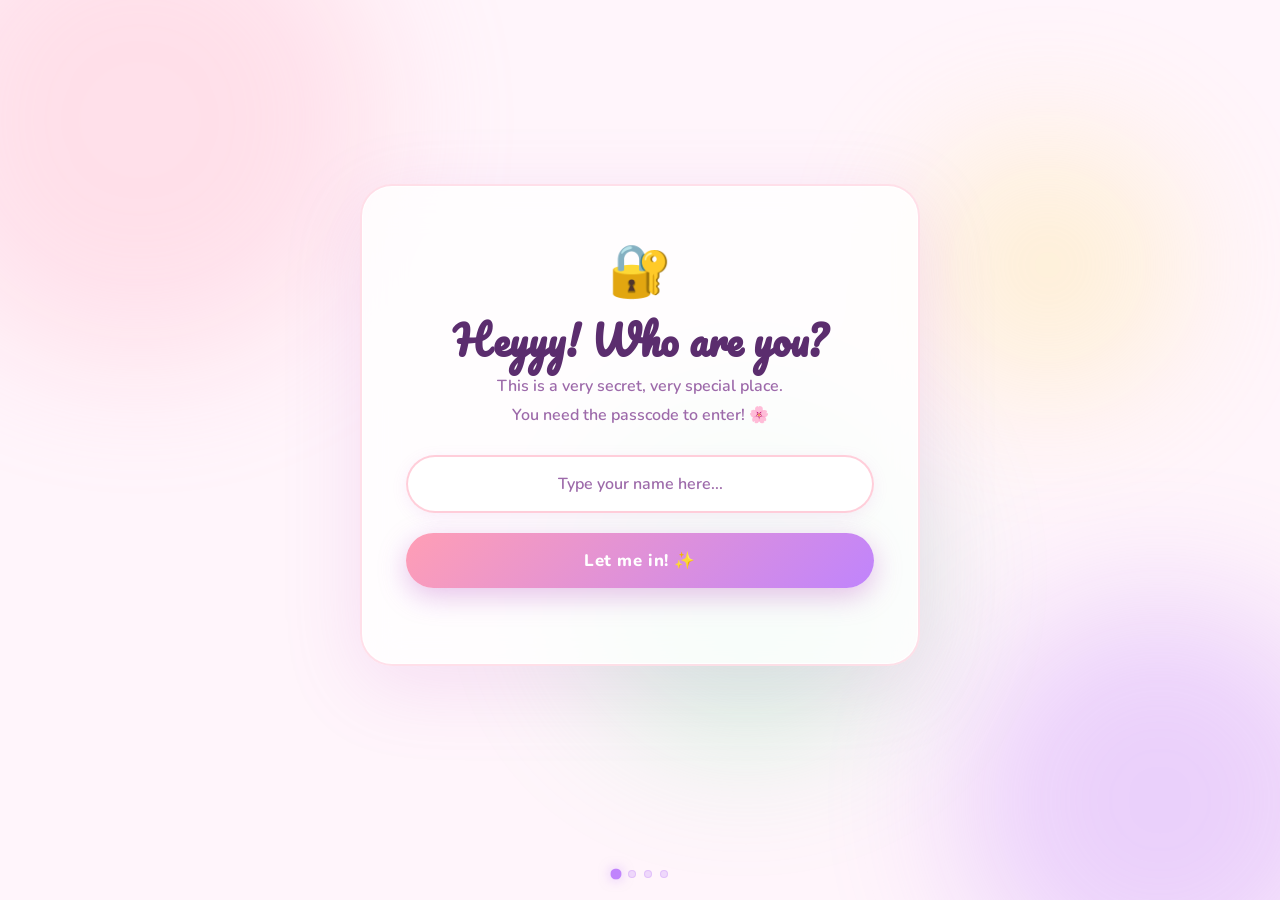
<file: index.html>
<!DOCTYPE html>
<html lang="en">
<head>
<meta charset="UTF-8">
<meta name="viewport" content="width=device-width, initial-scale=1.0">
<title>Who are you? 🌸</title>
<link href="https://fonts.googleapis.com/css2?family=Nunito:wght@400;600;700;800;900&family=Pacifico&display=swap" rel="stylesheet">
<link rel="stylesheet" href="css/style.css">
</head>
<body>

<div class="blob-bg">
  <div class="blob b1"></div><div class="blob b2"></div>
  <div class="blob b3"></div><div class="blob b4"></div>
</div>
<div class="floaties" id="floaties"></div>

<div id="progressDots" class="progress-dots"></div>

<div class="page-wrap">
  <div class="card" id="card">
    <span class="icon-big">🔐</span>
    <h1 class="page-title">Heyyy! Who are you?</h1>
    <p class="sub-text">This is a very secret, very special place.<br>You need the passcode to enter! 🌸</p>
    <div class="rxn" id="rxn"></div>
    <input type="text" id="passInput" class="text-input" placeholder="Type your name here..." autocomplete="off" />
    <button class="btn-primary" onclick="checkPass()">Let me in! ✨</button>
    <p class="hint" id="hint">Hint: Think about who you are to someone called Bobby... 💍</p>
  </div>
</div>

<script src="js/main.js"></script>
<script>
document.addEventListener("DOMContentLoaded", function() {
  initFloaties(["🌸","💕","✨","🌷","💖","⭐","🦋","🌈","💫","🎀","🐣","🍬"]);
  initDots(4, 0);
});

var attempts = 0;
var emptyAttempts = 0;

var emptyReplies = [
  ["Hey!! 🚫", "You cannot sneak in with nothing! No cheating allowed here, type something! 😤"],
  ["Empty box, empty entry! 🙅", "The door does not open itself! Who ARE you? Type it! 😂"],
  ["Nice try!! 🫠", "Blank is not a password babe. Put SOMETHING in that box! 🌸"],
  ["STILL empty?? 😭", "I am begging you. Just type. Anything. Well not anything. Type your NAME! 💕"]
];

function getWrongReply(name) {
  var n = name.charAt(0).toUpperCase() + name.slice(1);
  var low = name.toLowerCase().trim();

  if (low === "devika" || low === "devi") {
    var devReplies = [
      ["Devika? Devika who? 🤔", "I know a Devika... but she goes by a much more official title around here. Think harder! 👀"],
      ["Hmm " + n + "... 🙈", "That name rings a bell but that is NOT the password! Who are you to Bobby? 💍"],
      ["Okay " + n + " listen 😂", "You ARE the right person but wrong name! You are not just Devika anymore, are you? 😏"],
      ["DEVIKA. 😭", "You are so close and so far at the same time!! You have a title now! Use it!! 🌸"]
    ];
    return devReplies[Math.min(attempts, devReplies.length - 1)];
  }
  if (low === "bujjamma" || low === "bujji") {
    return ["Bujjamma!! 🥺😂", "Aww that is the cutest name ever but still NOT the password! Bobby needs your official title here! 👑💍"];
  }
  if (low === "pondati" || low === "pondatti") {
    return ["Pondati!! 😂💕", "Okay that is technically correct but Bobby wants the English version! Think Mrs. something... 😏"];
  }
  if (low === "wife" || low === "your wife" || low === "his wife") {
    return ["Whose wife though?? 👀", "You are on the right track!! Now put a NAME with that! Whose wife are you exactly? 😏💍"];
  }
  if (low === "mrs" || low === "mrs.") {
    return ["Mrs... Mrs WHO?? 🤭", "You are SO close!! Mrs. + ??? Fill in the blank! It is a nickname. A very cute one. 😄💕"];
  }
  if (low === "pavan" || low === "pavan kalyan") {
    return ["That is Bobby real name! 😂", "But this page wants to know who YOU are, not who he is! Try again! 🌸"];
  }
  if (low === "bobby") {
    return ["Bobby is the one WHO MADE THIS PAGE! 😤😂", "I need to know who YOU are! Are you Bobby wife? 💍"];
  }
  if (low.length <= 2) {
    return ["That is barely a word!! 😭", "I need more than just " + n + " to let you in! Who are you really? 🌸"];
  }
  var fallbacks = [
    [n + "? Never heard of them! 🤷", "Only one person is allowed in here and " + n + " is not on the list! Who are you to Bobby? 💍"],
    ["Hmm " + n + "... 🧐", "Nope! That name is not in my system. Think about your relationship with Bobby! 💕"],
    [n + " who?? 😂", "I checked the guest list three times. No " + n + " here! Try your official Bobby title! 👑"],
    ["Still " + n + "?? 😤", "Babe. Bobby. Wife. Put it together!! 🌸💍"]
  ];
  return fallbacks[Math.min(attempts, fallbacks.length - 1)];
}

function checkPass() {
  var raw = document.getElementById("passInput").value.trim();
  var rxn = document.getElementById("rxn");
  var card = document.getElementById("card");

  if (raw === "") {
    card.classList.remove("wiggle"); void card.offsetWidth; card.classList.add("wiggle");
    var er = emptyReplies[Math.min(emptyAttempts, emptyReplies.length - 1)];
    rxn.innerHTML = "<strong>" + er[0] + "</strong><br>" + er[1];
    rxn.classList.add("show");
    emptyAttempts++;
    spawnStars("card");
    return;
  }

  var input = raw.toLowerCase().replace(/[^a-z\s]/g, "").trim();
  var ok = (input.indexOf("bobby") !== -1 && (input.indexOf("mrs") !== -1 || input.indexOf("wife") !== -1))
         || (input.indexOf("pavan") !== -1 && input.indexOf("wife") !== -1)
         || input === "mrsbobby" || input === "mrs bobby";

  if (ok) {
    card.innerHTML = "<span class='icon-big'>🥳</span><h1 class='page-title'>MRS. BOBBY!!</h1><p class='sub-text' style='color:#c084fc;font-size:1.1rem;margin-bottom:0'>YESSS!! I knew it was you!!<br>Welcome, welcome, WELCOME!! 🎉💕<br><br>Taking you somewhere very special...</p>";
    setTimeout(function() { window.location.href = "welcome.html"; }, 2800);
    return;
  }

  card.classList.remove("wiggle"); void card.offsetWidth; card.classList.add("wiggle");
  var r = getWrongReply(raw);
  rxn.innerHTML = "<strong>" + r[0] + "</strong><br>" + r[1];
  rxn.classList.add("show");
  attempts++;
  if (attempts >= 2) document.getElementById("hint").classList.add("show");
  spawnStars("card");
}

document.getElementById("passInput").addEventListener("keydown", function(e) {
  if (e.key === "Enter") checkPass();
});
</script>
</body>
</html>
</file>
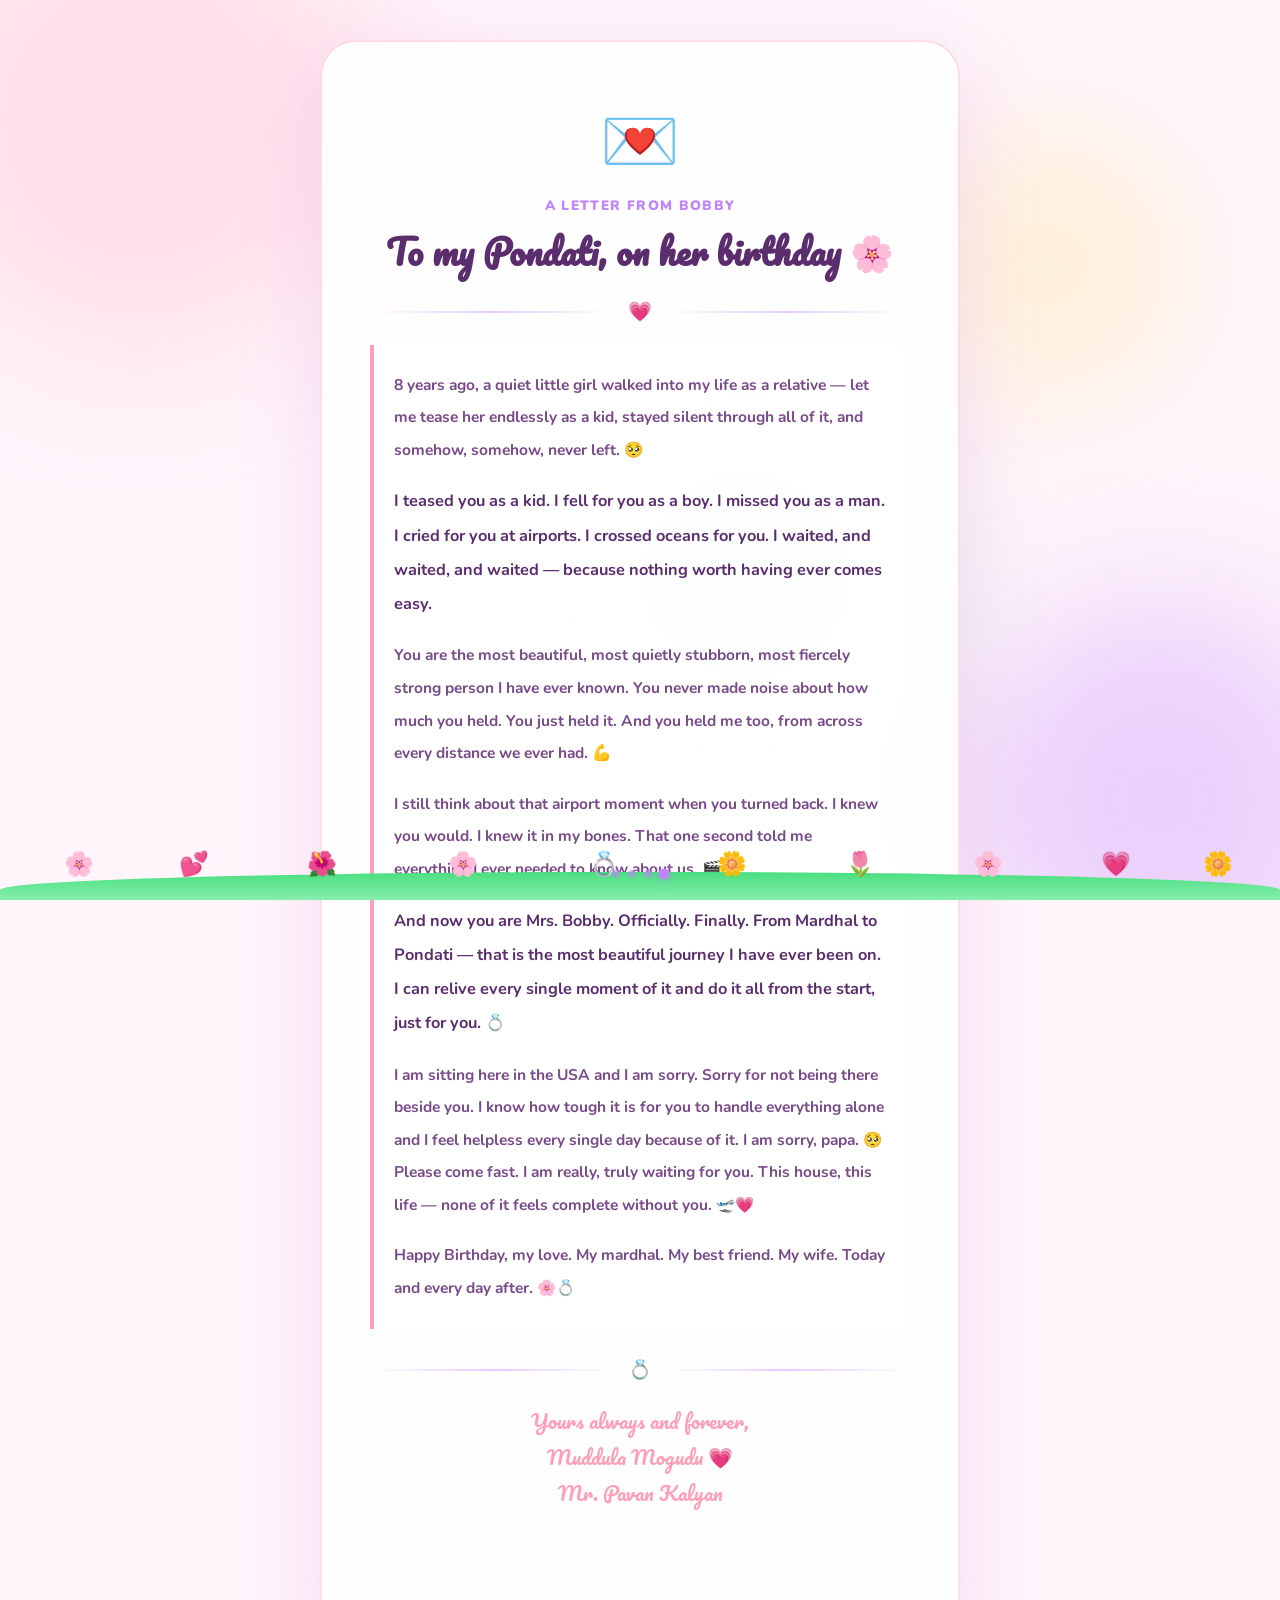
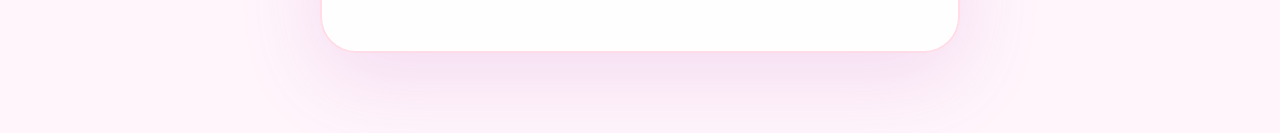
<file: finale.html>
<!DOCTYPE html>
<html lang="en">
<head>
<meta charset="UTF-8">
<meta name="viewport" content="width=device-width, initial-scale=1.0">
<title>A Letter From Bobby 💌</title>
<link href="https://fonts.googleapis.com/css2?family=Nunito:wght@400;600;700;800;900&family=Pacifico&display=swap" rel="stylesheet">
<link rel="stylesheet" href="css/style.css">
<style>
.envelope-icon { font-size: 4rem; display: block; margin-bottom: 10px; animation: envelopePop 1s cubic-bezier(0.34,1.56,0.64,1) both; }
@keyframes envelopePop { from{opacity:0;transform:scale(0.5) rotate(-10deg)} to{opacity:1;transform:scale(1) rotate(0)} }
.letter-from { font-size: 0.85rem; font-weight: 900; color: var(--purple); letter-spacing: 0.1em; text-transform: uppercase; margin-bottom: 14px; }
.letter-title { font-family: 'Pacifico', cursive; font-size: clamp(1.6rem,5vw,2.2rem); color: var(--text); margin-bottom: 24px; line-height: 1.3; }
.letter-body {
  background: rgba(255,255,255,0.6);
  border-left: 4px solid var(--pink);
  border-radius: 0 16px 16px 0;
  padding: 24px 24px 24px 20px;
  text-align: left;
  margin-bottom: 28px;
}
.letter-body p { font-size: 0.97rem; color: var(--text-mid); line-height: 2.1; font-weight: 700; margin-bottom: 18px; }
.letter-body p:last-child { margin-bottom: 0; }
.letter-body p.highlight { color: var(--text); font-size: 1.02rem; }
</style>
</head>
<body>

<div class="blob-bg">
  <div class="blob b1"></div><div class="blob b2"></div>
  <div class="blob b3"></div><div class="blob b4"></div>
</div>
<div class="floaties" id="floaties"></div>
<div id="progressDots" class="progress-dots"></div>

<div class="page-wrap" style="padding-top:40px">
  <div class="finale-card" id="finaleCard">

    <span class="envelope-icon">💌</span>
    <p class="letter-from">A letter from Bobby</p>
    <h2 class="letter-title">To my Pondati, on her birthday 🌸</h2>

    <div class="divider">
      <div class="divider-line"></div>
      <span class="divider-heart">💗</span>
      <div class="divider-line"></div>
    </div>

    <div class="letter-body">
      <p>8 years ago, a quiet little girl walked into my life as a relative — let me tease her endlessly as a kid, stayed silent through all of it, and somehow, somehow, never left. 🥺</p>

      <p class="highlight">I teased you as a kid. I fell for you as a boy. I missed you as a man. I cried for you at airports. I crossed oceans for you. I waited, and waited, and waited — because nothing worth having ever comes easy.</p>

      <p>You are the most beautiful, most quietly stubborn, most fiercely strong person I have ever known. You never made noise about how much you held. You just held it. And you held me too, from across every distance we ever had. 💪</p>

      <p>I still think about that airport moment when you turned back. I knew you would. I knew it in my bones. That one second told me everything I ever needed to know about us. 🎬</p>

      <p class="highlight">And now you are Mrs. Bobby. Officially. Finally. From Mardhal to Pondati — that is the most beautiful journey I have ever been on. I can relive every single moment of it and do it all from the start, just for you. 💍</p>

      <p>I am sitting here in the USA and I am sorry. Sorry for not being there beside you. I know how tough it is for you to handle everything alone and I feel helpless every single day because of it. I am sorry, papa. 🥺 Please come fast. I am really, truly waiting for you. This house, this life — none of it feels complete without you. 🛫💗</p>

      <p>Happy Birthday, my love. My mardhal. My best friend. My wife. Today and every day after. 🌸💍</p>
    </div>

    <div class="divider">
      <div class="divider-line"></div>
      <span class="divider-heart">💍</span>
      <div class="divider-line"></div>
    </div>

    <p class="signature">
      Yours always and forever,<br>
      Muddula Mogudu 💗<br>
      Mr. Pavan Kalyan
    </p>

    <div class="heart-burst" id="hb"></div>

  </div>
</div>

<div class="flower-strip">
  <div class="grass"></div>
  <div class="flower" style="left:5%;animation-delay:0s">🌸</div>
  <div class="flower" style="left:14%;animation-delay:0.4s">💕</div>
  <div class="flower" style="left:24%;animation-delay:0.7s">🌺</div>
  <div class="flower" style="left:35%;animation-delay:0.2s">🌸</div>
  <div class="flower" style="left:46%;animation-delay:0.9s">💍</div>
  <div class="flower" style="left:56%;animation-delay:0.5s">🌼</div>
  <div class="flower" style="left:66%;animation-delay:1.1s">🌷</div>
  <div class="flower" style="left:76%;animation-delay:0.1s">🌸</div>
  <div class="flower" style="left:86%;animation-delay:0.6s">💗</div>
  <div class="flower" style="left:94%;animation-delay:0.3s">🌼</div>
</div>

<script src="js/main.js"></script>
<script>
document.addEventListener("DOMContentLoaded", function() {
  initFloaties(["🌸","💕","✨","🌷","💖","💍","🦋","💌","💫","🎀","💗","👑"]);
  initDots(4, 3);
  initFinaleHearts("finaleCard");
});
</script>
</body>
</html>
</file>
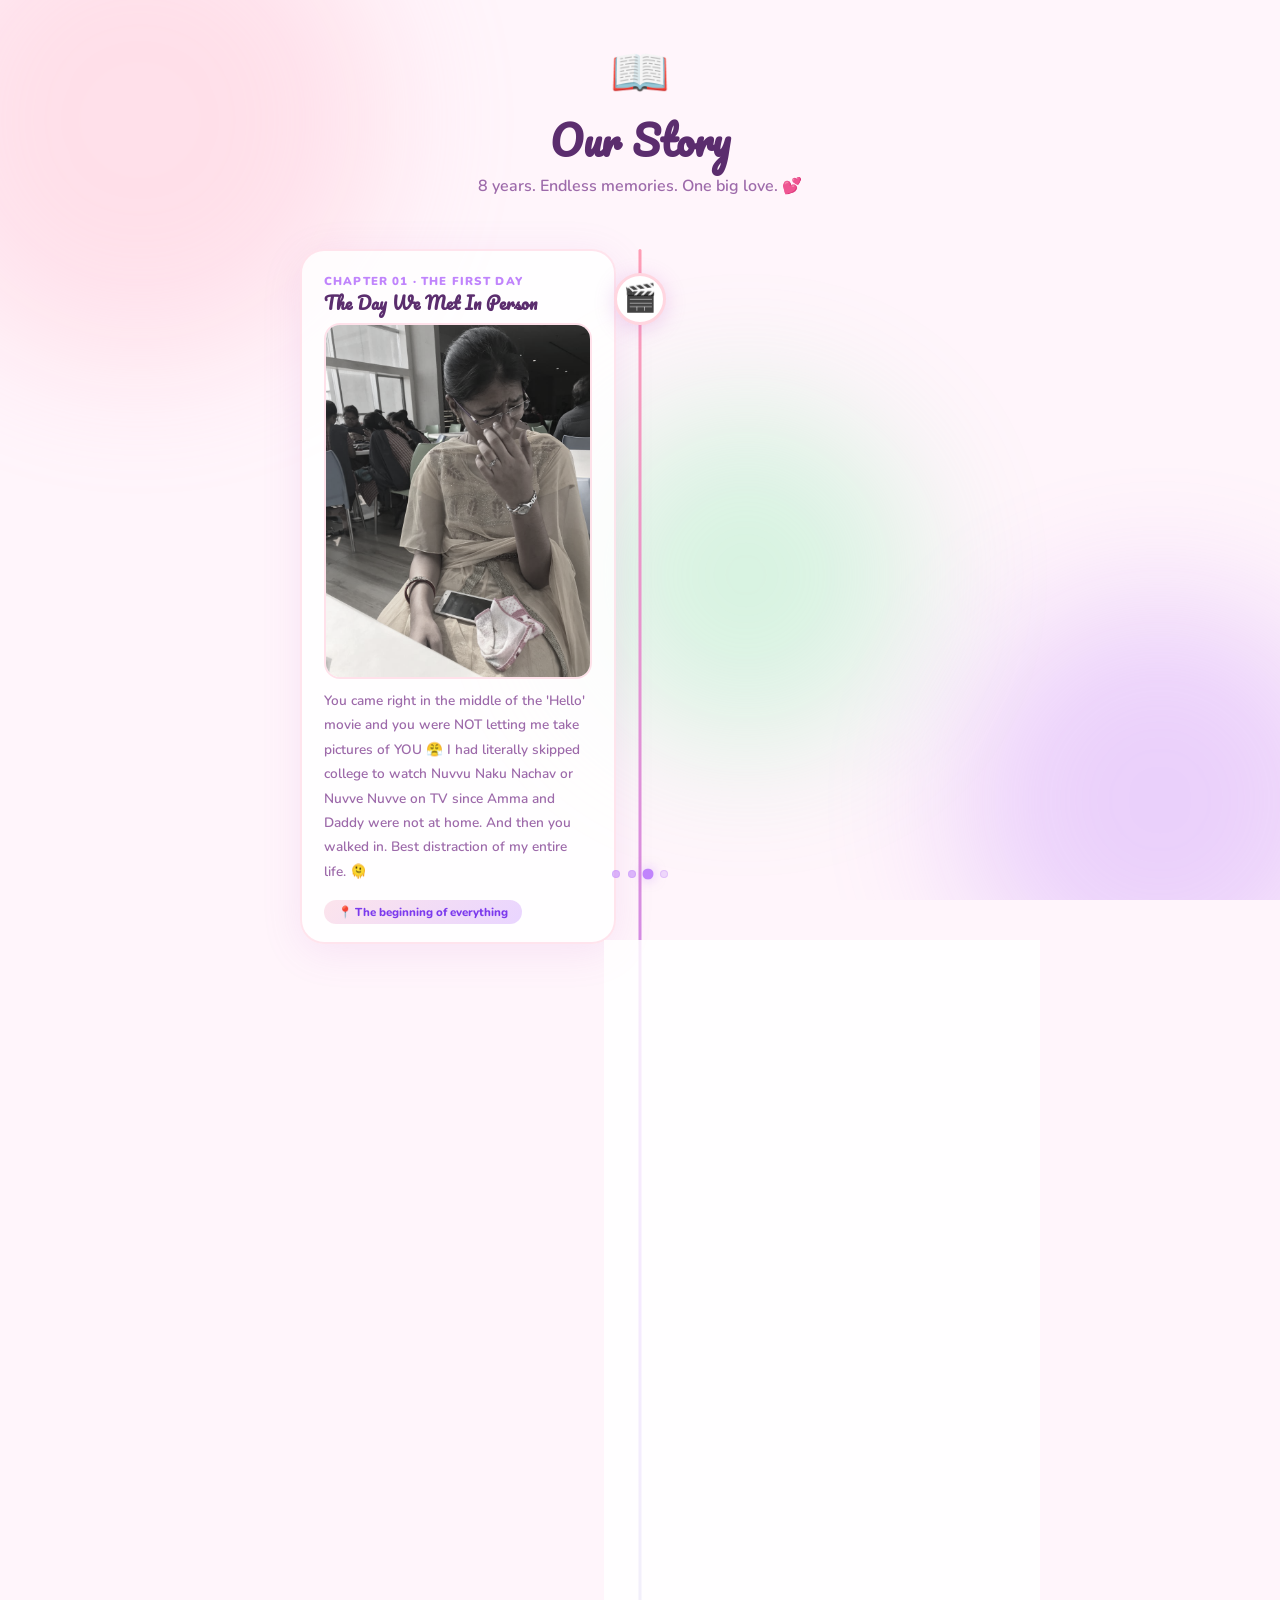
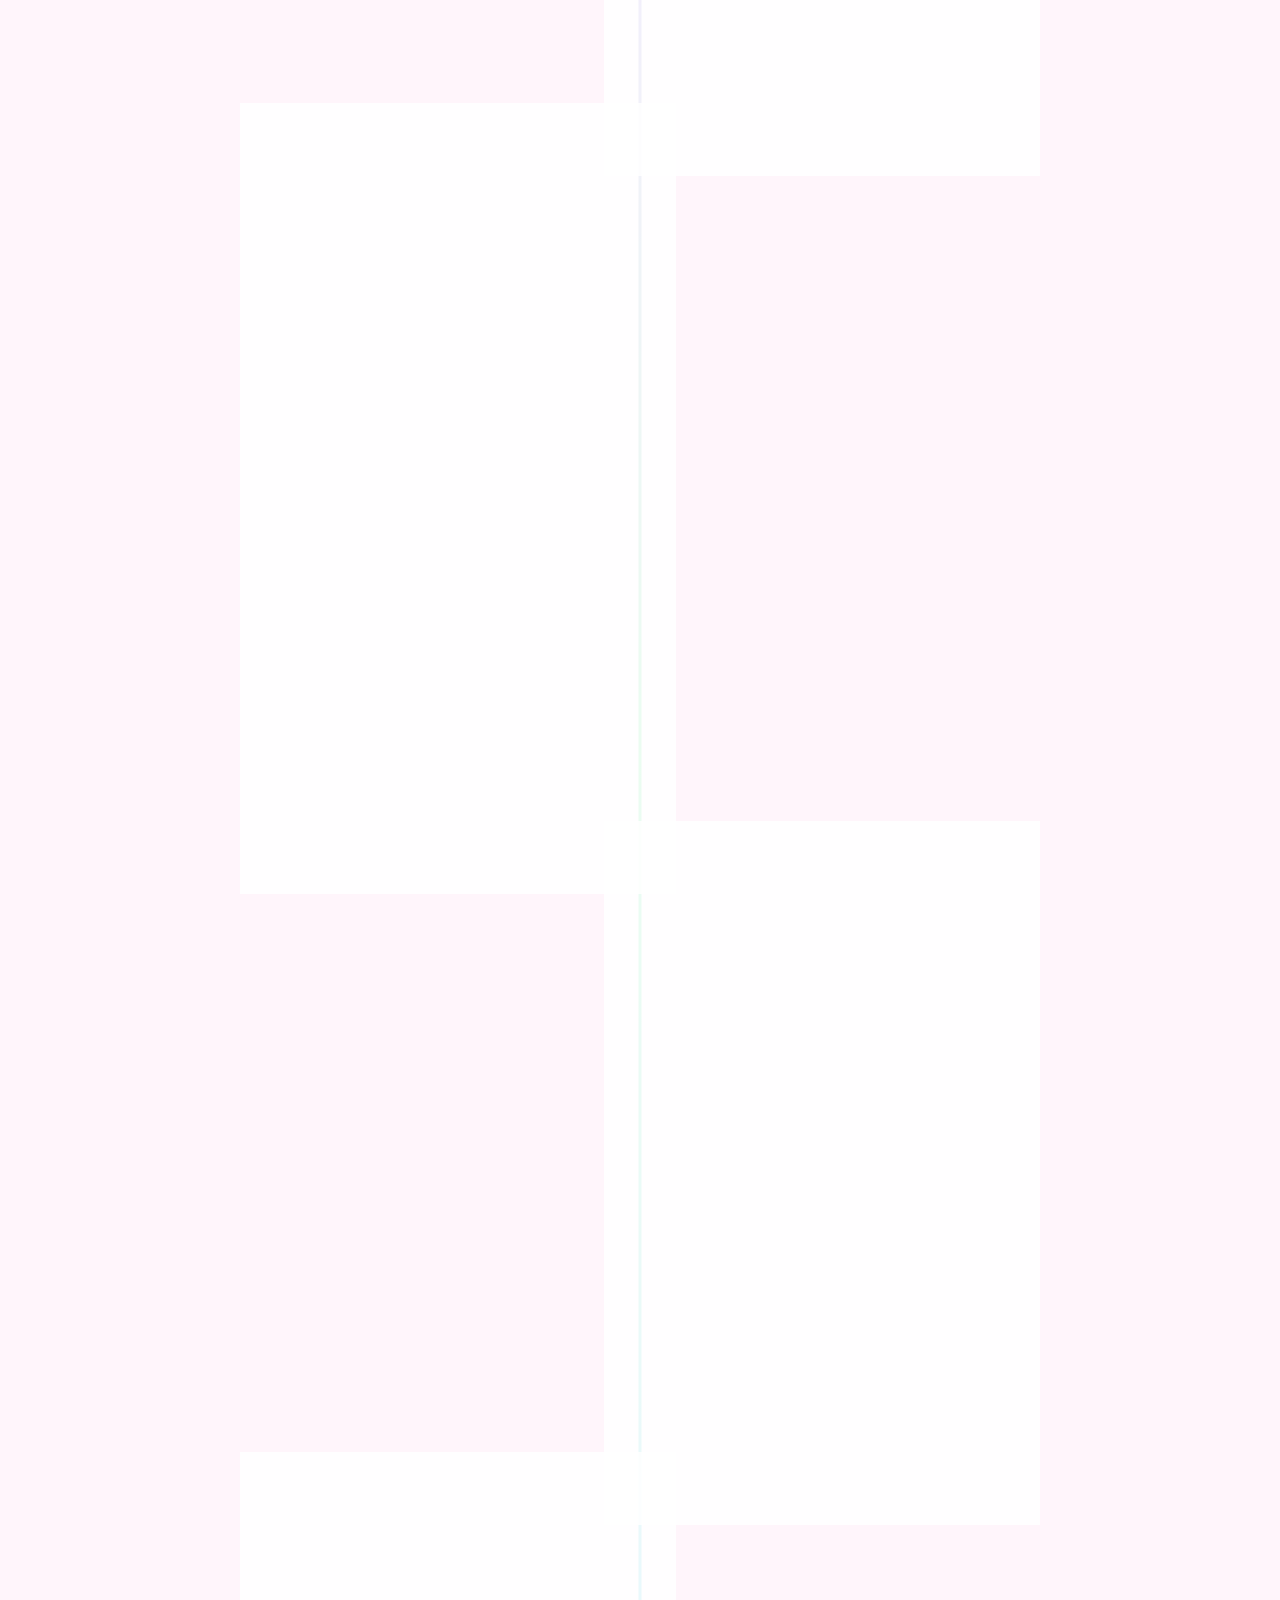
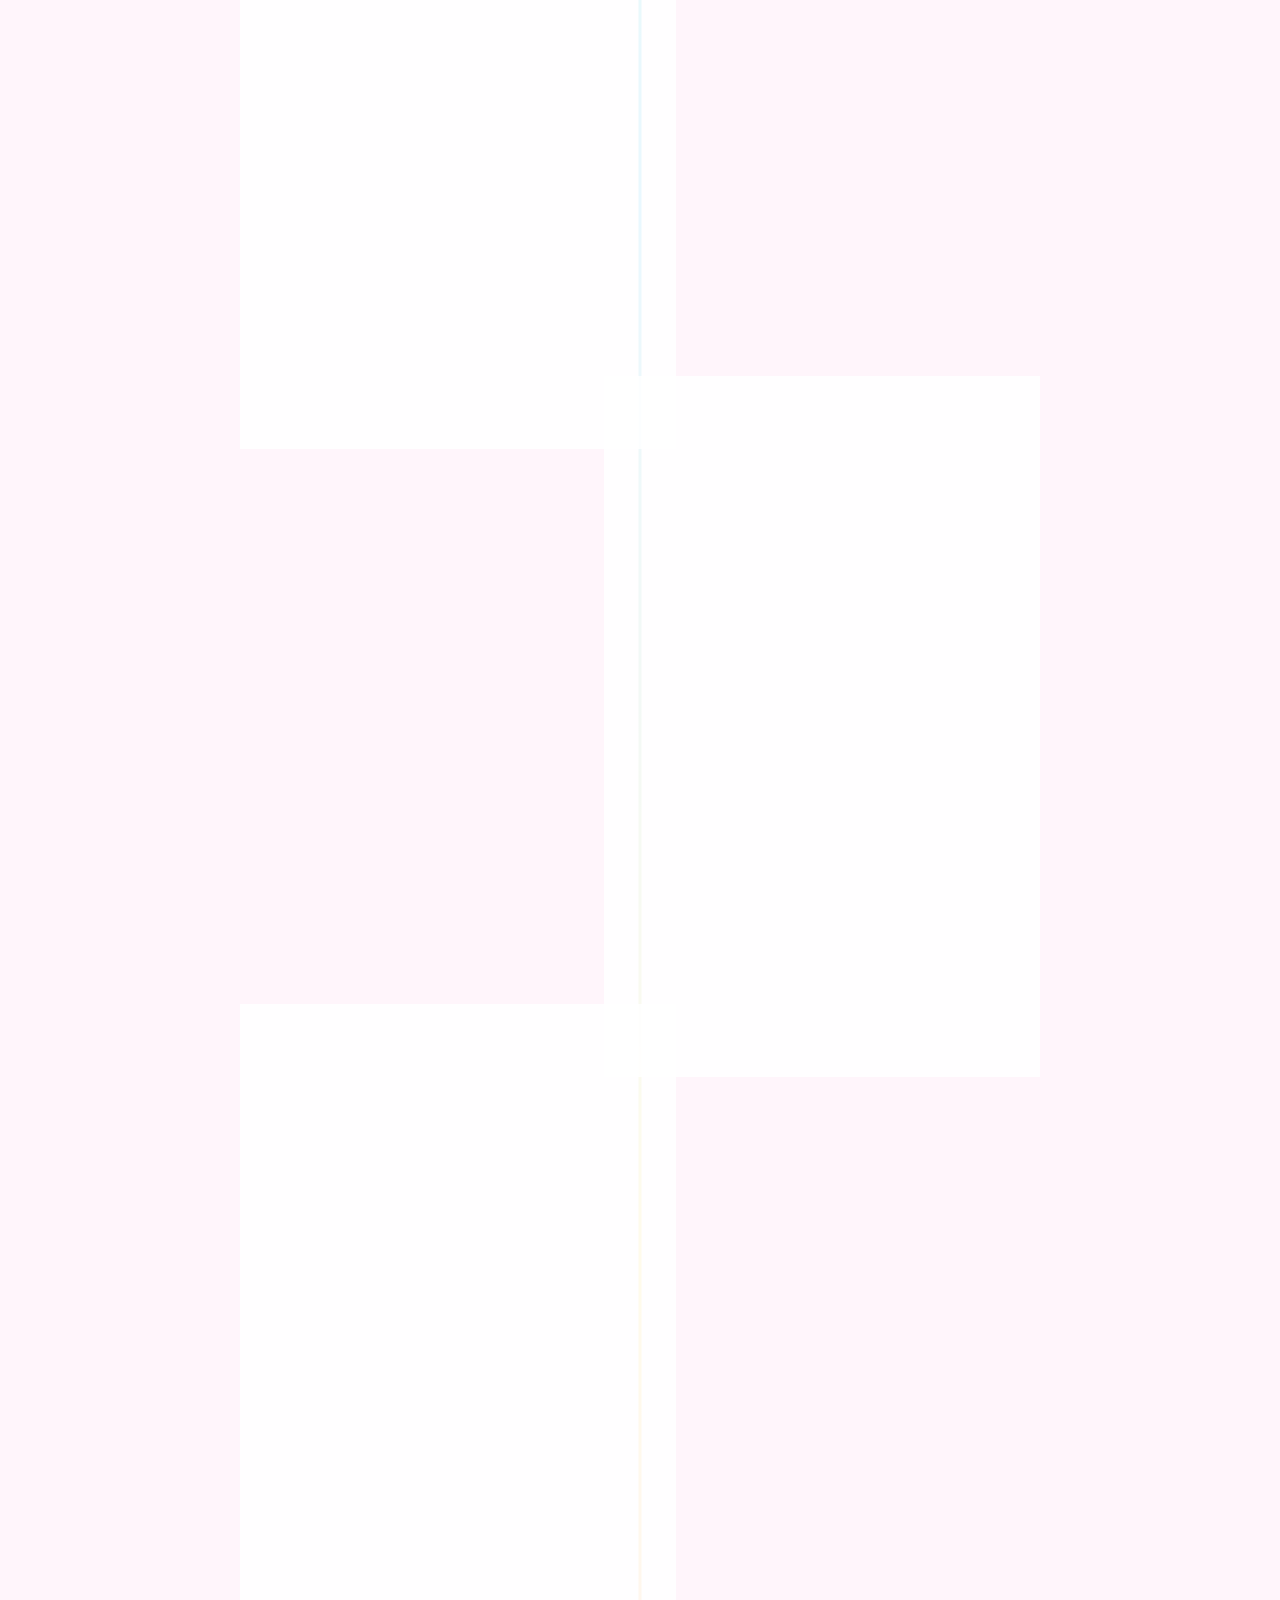
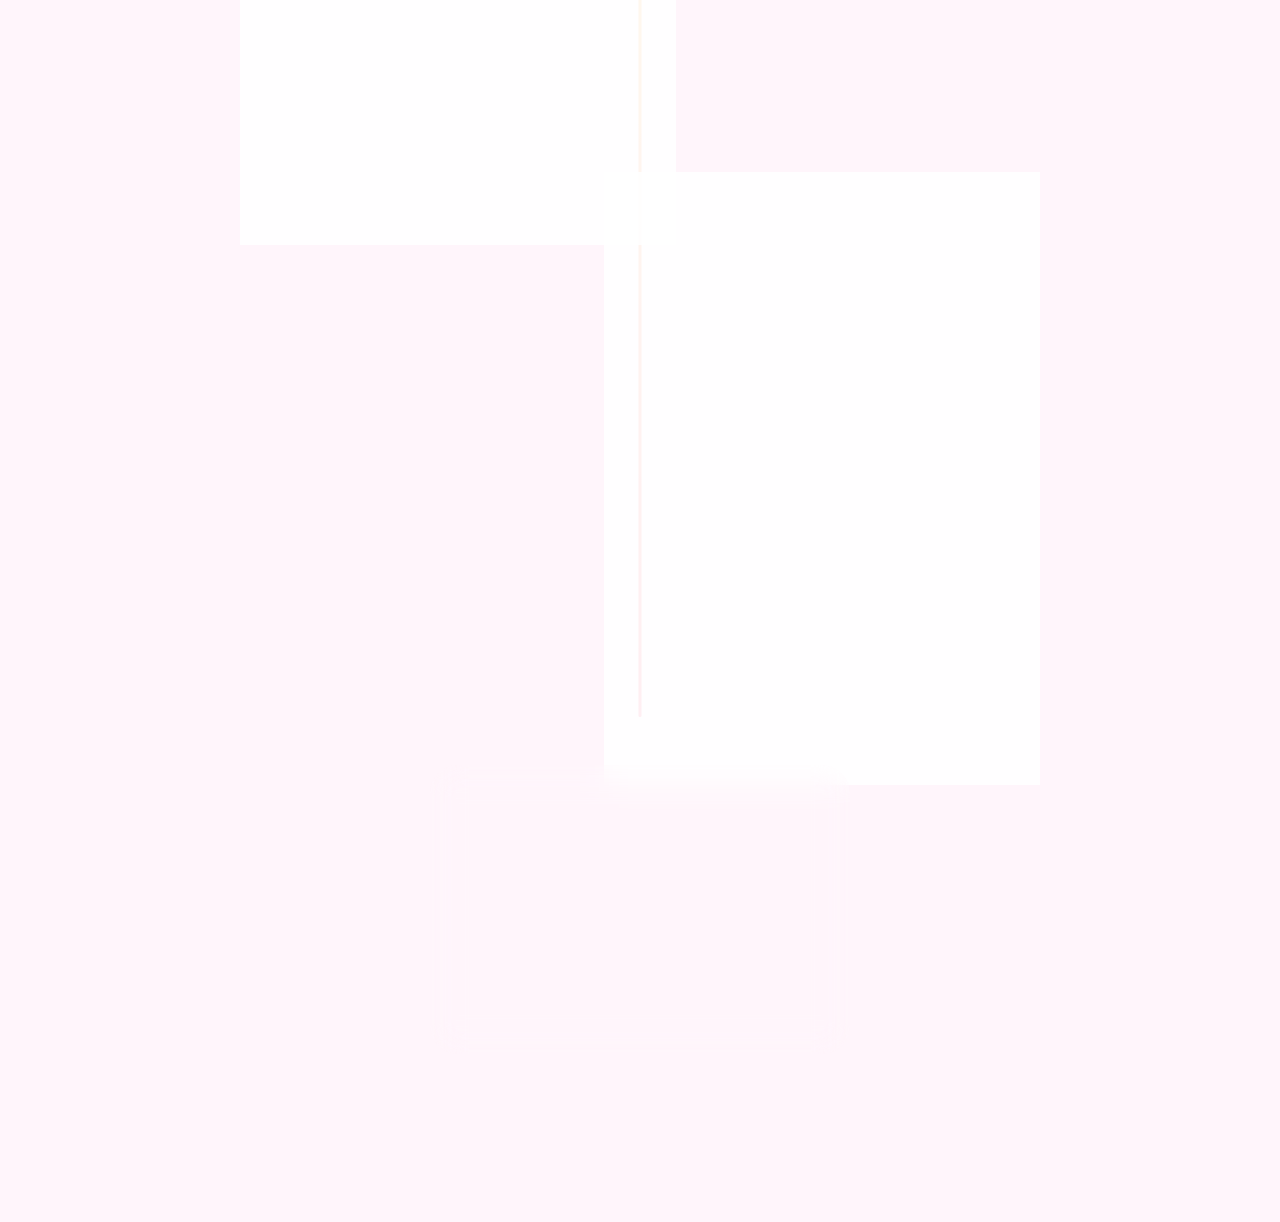
<file: memories.html>
<!DOCTYPE html>
<html lang="en">
<head>
<meta charset="UTF-8">
<meta name="viewport" content="width=device-width, initial-scale=1.0">
<title>Our Story 💕</title>
<link href="https://fonts.googleapis.com/css2?family=Nunito:wght@400;600;700;800;900&family=Pacifico&display=swap" rel="stylesheet">
<link rel="stylesheet" href="css/style.css">
<style>
/* video hover autoplay */
.mem-video video { cursor: pointer; }

/* finale teaser button */
.teaser-wrap { text-align:center; margin-top:48px; padding-bottom:48px; }
.teaser-card {
  display:inline-block;
  background:rgba(255,255,255,0.85);
  backdrop-filter:blur(16px);
  border-radius:28px;
  border:2px solid rgba(255,182,203,0.45);
  padding:32px 36px 28px;
  max-width:420px; width:90%;
  box-shadow:0 12px 50px rgba(192,100,200,0.18);
  animation:cardPop 0.6s cubic-bezier(0.34,1.56,0.64,1) both;
}
.teaser-emoji { font-size:2.6rem; display:block; margin-bottom:8px; animation:bounce 2s ease-in-out infinite; }
.teaser-title { font-family:'Pacifico',cursive; font-size:1.2rem; color:#5b2d6e; margin-bottom:8px; }
.teaser-sub { font-size:0.88rem; color:#9d6aaa; font-weight:700; line-height:1.7; margin-bottom:20px; }
.teaser-rxn { background:linear-gradient(135deg,#fff0f5,#f3e8ff); border:2px solid rgba(192,132,252,0.3); border-radius:16px; padding:12px 16px; margin:0 0 16px; font-size:0.9rem; color:#5b2d6e; font-weight:700; line-height:1.7; display:none; animation:popIn 0.4s cubic-bezier(0.34,1.56,0.64,1) both; }
.teaser-rxn.show { display:block; }
.btn-teaser { display:inline-block; background:linear-gradient(135deg,#ff9eb5,#c084fc); color:#fff; border:none; border-radius:50px; padding:14px 36px; font-family:'Nunito',sans-serif; font-size:1rem; font-weight:800; cursor:pointer; box-shadow:0 8px 28px rgba(192,100,200,0.4); transition:transform 0.2s,box-shadow 0.2s; }
.btn-teaser:hover { transform:translateY(-3px) scale(1.04); box-shadow:0 14px 40px rgba(192,100,200,0.5); }
</style>
</head>
<body>

<div class="blob-bg">
  <div class="blob b1"></div><div class="blob b2"></div><div class="blob b3"></div>
</div>
<div class="floaties" id="floaties"></div>
<div id="progressDots" class="progress-dots"></div>

<div class="page-content">

  <div class="page-header">
    <span class="icon-big">📖</span>
    <h1 class="page-title">Our Story</h1>
    <p class="sub-text">8 years. Endless memories. One big love. 💕</p>
  </div>

  <div class="timeline">

    <!-- MEMORY 1 -->
    <div class="memory" data-emoji="🎬">
      <div class="mem-card">
        <p class="label-text">Chapter 01 · The First Day </p>
        <h3 class="mem-title">The Day We Met In Person</h3>
        <div class="mem-photo">
          <img src="images/photo1.jpg" alt="The day we met">
        </div>
        <p class="mem-story">You came right in the middle of the 'Hello' movie and you were NOT letting me take pictures of YOU 😤 I had literally skipped college to watch Nuvvu Naku Nachav or Nuvve Nuvve on TV since Amma and Daddy were not at home. And then you walked in. Best distraction of my entire life. 🫠</p>
        <span class="mem-tag">📍 The beginning of everything</span>
      </div>
    </div>

    <!-- MEMORY 2 -->
    <div class="memory" data-emoji="🤫">
      <div class="mem-card">
        <p class="label-text">Chapter 02</p>
        <h3 class="mem-title">The Secret Selfie at Vijaya's Wedding</h3>
        <div class="mem-photo">
          <img src="images/photo2.jpg" alt="Vijaya wedding selfie">
        </div>
        <p class="mem-story">The most tensed selfie ever taken 😅 Your babbai came and SAW us and my heart nearly stopped!! I wore that black shirt you always wanted to see me in — bought it for 2000 rupees from Spykar at Tipsy Topsy. All for you. Every single rupee worth it. 🖤</p>
        <span class="mem-tag">🖤 You asked for black. I delivered.</span>
      </div>
    </div>

    <!-- MEMORY 3 -->
    <div class="memory" data-emoji="🏠">
      <div class="mem-card">
        <p class="label-text">Chapter 03</p>
        <h3 class="mem-title">First Time at My Home 🥺</h3>
        <div class="mem-photo">
          <img src="images/photo3.jpg" alt="First time at home">
        </div>
        <p class="mem-story">I brought you straight to my home that day when no one else was there. Look how cute you are 🥺 And there I was looking like a complete rowdy 😮‍💨 Still one of my all-time favourite memories. Everything felt different after that day.</p>
        <span class="mem-tag">🏠 Just us. Nobody else.</span>
      </div>
    </div>

    <!-- MEMORY 4 -->
    <div class="memory" data-emoji="🏖️">
      <div class="mem-card">
        <p class="label-text">Chapter 04</p>
        <h3 class="mem-title">The Famous 5-Day Escape 😋</h3>
        <div class="mem-photo">
          <img src="images/photo4.jpg" alt="5 days together">
        </div>
        <p class="mem-story">You said 5 days coaching and came straight to me 😂 B.Tech done, no idea how to meet, but we figured it out. Temple in Ponnuru, eating outside together, just laughing and living like the happiest couple in the world. 5 days that felt like a whole lifetime. 😋</p>
        <span class="mem-tag">🌊 5 days. A lifetime of memories.</span>
      </div>
    </div>

    <!-- MEMORY 5 -->
    <div class="memory" data-emoji="✈️">
      <div class="mem-card">
        <p class="label-text">Chapter 05</p>
        <h3 class="mem-title"> Sendoff to UK 😭</h3>
        <div class="mem-video">
          <video id="airportVideo" src="images/video1.mp4" style="width:100%;display:block;border-radius:14px" playsinline></video>
        </div>
        <p class="mem-story">I was leaving to UK. You came to see me off. As you walked away, I was crying. You were crying. Then mavayya came and you were about to leave and I started recording... and I just KNEW you would turn back. And you did. 🎬 That single moment? Pure cinema. It lives in my heart forever and always.</p>
        <span class="mem-tag">✈️ You turned back. I will never forget.</span>
      </div>
    </div>

    <!-- MEMORY 6 -->
    <div class="memory" data-emoji="🌍">
      <div class="mem-card">
        <p class="label-text">Chapter 06</p>
        <h3 class="mem-title">UK → India → USA. Always Together.</h3>
        <div class="mem-photo">
          <img src="images/photo6.jpg" alt="UK India USA reunion">
        </div>
        <p class="mem-story">Every trip back to India was for you. Every stolen moment between flights, visa runs, and video calls was worth it. Distance tried its absolute hardest. We tried harder. No ocean was ever big enough to keep us apart. 💪🌏</p>
        <span class="mem-tag">🌍 Oceans crossed. Love never lost.</span>
      </div>
    </div>

    <!-- MEMORY 7 -->
    <div class="memory" data-emoji="💇">
      <div class="mem-card">
        <p class="label-text">Chapter 07</p>
        <h3 class="mem-title">The Long Hair Visit 🤫</h3>
        <div class="mem-photo">
          <img src="images/photo7.jpg" alt="Long hair selfie WhatsApp DP">
        </div>
        <p class="mem-story">I had grown my hair long and you were absolutely obsessed — you badly wanted to see it and touch it in person before I cut it. So the moment I got the chance, I went straight to you. No detours. Took a selfie, cropped you out, made it my WhatsApp DP. Even today it is still my DP. 🤫 Nobody knows you are right there beside me in your cute pink frock.</p>
        <span class="mem-tag">💗 Still my DP. Still my favourite.</span>
      </div>
    </div>

    <!-- MEMORY 8 -->
    <div class="memory" data-emoji="💍">
      <div class="mem-card">
        <p class="label-text">Chapter 08 · The Greatest Chapter</p>
        <h3 class="mem-title">Finally. We Got Married. 💍</h3>
        <div class="mem-photo">
          <img src="images/photo8.jpg" alt="Wedding photo">
        </div>
        <p class="mem-story">Both families said yes. The universe said yes. We always said yes. 💍 From being relatives as kids, to me teasing you nonstop, to friends, to 8 beautiful years — to THIS. I would do it all again. Every single bit of it. Only for you🫶🏻. Thank you for coming into my life, Bujjamma. You are my everything. 🥹💗</p>
        <span class="mem-tag">👑 Mrs. Bobby. Officially. Always. Forever.</span>
      </div>
    </div>

  </div><!-- end timeline -->

  <!-- CUTE TEASER TO FINALE -->
  <div class="teaser-wrap">
    <div class="teaser-card" id="teaserCard">
      <span class="teaser-emoji">💌</span>
      <h3 class="teaser-title">A letter from your husband is waiting...</h3>
      <p class="teaser-sub">But first — send me one selfie right now! 📸<br>Then you can open it! 😏💕</p>
      <div class="teaser-rxn" id="teaserRxn"></div>
      <button class="btn-teaser" id="teaserBtn" onclick="teaserClick()">I sent it!! Open the letter! 💌</button>
    </div>
  </div>

</div><!-- end page-content -->

<script src="js/main.js"></script>
<script>
document.addEventListener("DOMContentLoaded", function() {
  initFloaties(["🌸","💕","✨","🌷","💖","⭐","🦋","🎂","💫","🎀","💍","🥰"]);
  initDots(4, 2);
  initMemoryObserver();

  /* video hover autoplay */
  var vid = document.getElementById("airportVideo");
  if (vid) {
    vid.addEventListener("mouseenter", function() { vid.play(); });
    vid.addEventListener("mouseleave", function() { vid.pause(); });
    /* mobile tap to play/pause */
    vid.addEventListener("touchstart", function(e) {
      e.preventDefault();
      if (vid.paused) { vid.play(); } else { vid.pause(); }
    });
  }
});

/* TEASER clicks before opening letter */
var teaserCount = 0;
var teaserReplies = [
  ["Did you actually send it?? 👀", "Bobby is checking Snapchat right now... okay fine maybe not BUT send it for real!! 😂 Click again! 📸"],
  ["Still waiting!! 😤💕", "One selfie. Just ONE. You look beautiful today I know it. Send it and THEN you can open the letter!! 🥺"],
  ["Okay okay OKAY 😭😂", "You are so stubborn!! Fine!! But Bobby knows you look gorgeous right now. Go on, open the letter!! 💌💗"]
];

function teaserClick() {
  if (teaserCount < 3) {
    var r = teaserReplies[teaserCount];
    var rxn = document.getElementById("teaserRxn");
    rxn.innerHTML = "<strong>" + r[0] + "</strong><br>" + r[1];
    rxn.classList.add("show");
    teaserCount++;
    var btn = document.getElementById("teaserBtn");
    var labels = ["I really sent it this time!! 🤞", "Okay I promise now!! 😂💕", "FINE opening it!! 💌"];
    btn.textContent = labels[Math.min(teaserCount - 1, 2)];
  } else {
    window.location.href = "finale.html";
  }
}
</script>
</body>
</html>
</file>
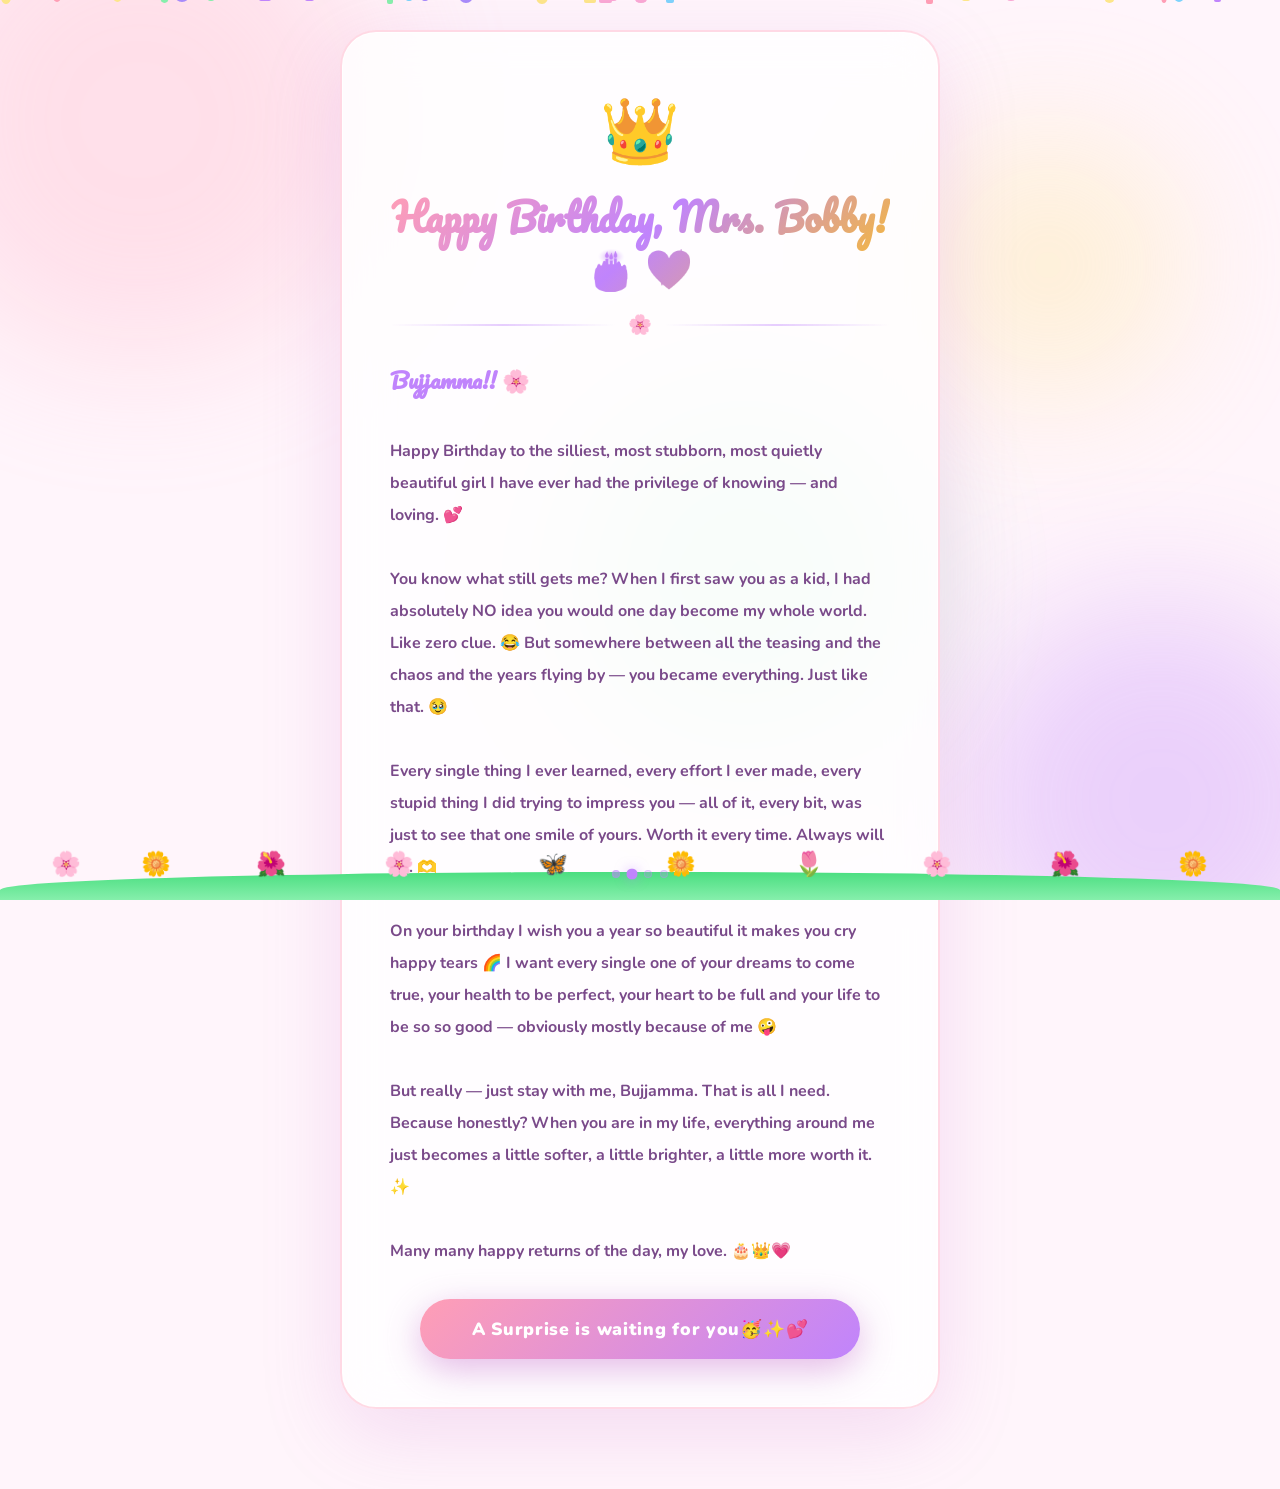
<file: welcome.html>
<!DOCTYPE html>
<html lang="en">
<head>
<meta charset="UTF-8">
<meta name="viewport" content="width=device-width, initial-scale=1.0">
<title>Happy Birthday Mrs Bobby 🎂</title>
<link href="https://fonts.googleapis.com/css2?family=Nunito:wght@400;600;700;800;900&family=Pacifico&display=swap" rel="stylesheet">
<link rel="stylesheet" href="css/style.css">
<style>
.welcome-card {
  background: rgba(255,255,255,0.82);
  backdrop-filter: blur(24px);
  border-radius: 36px;
  border: 2px solid rgba(255,182,203,0.5);
  padding: 56px 48px 48px;
  max-width: 600px; width: 100%;
  text-align: center;
  box-shadow: 0 24px 80px rgba(192,100,200,0.18), 0 0 0 1px rgba(255,255,255,0.9) inset;
  animation: cardPop 1s cubic-bezier(0.34,1.56,0.64,1) both;
}
.crown { font-size: 4rem; display: block; margin-bottom: 16px; animation: crownBounce 1.5s ease-in-out infinite; }
@keyframes crownBounce { 0%,100%{transform:translateY(0) rotate(-5deg)} 50%{transform:translateY(-16px) rotate(5deg)} }
.from-label { font-size: 0.85rem; font-weight: 900; color: var(--purple); letter-spacing: 0.1em; text-transform: uppercase; margin-bottom: 10px; }
.bday-single {
  font-family: 'Pacifico', cursive;
  font-size: clamp(1.5rem, 5.5vw, 2.4rem);
  background: linear-gradient(135deg, #ff9eb5, #c084fc, #fbbf24);
  -webkit-background-clip: text; -webkit-text-fill-color: transparent; background-clip: text;
  line-height: 1.3; margin-bottom: 20px;
  animation: cardPop 0.8s cubic-bezier(0.34,1.56,0.64,1) both;
}
.bujji-greet {
  font-family: 'Pacifico', cursive;
  font-size: 1.4rem; color: var(--purple);
}
.welcome-msg { font-size: 1rem; color: var(--text-mid); line-height: 2; font-weight: 700; margin-bottom: 32px; text-align: left; }
.missing-you { background: linear-gradient(135deg,#fff0f5,#f3e8ff); border: 2px solid rgba(192,132,252,0.25); border-radius: 20px; padding: 18px 22px; margin-bottom: 28px; font-size: 0.92rem; color: var(--text-mid); line-height: 1.85; font-weight: 700; }
</style>
</head>
<body>

<div class="blob-bg">
  <div class="blob b1"></div><div class="blob b2"></div>
  <div class="blob b3"></div><div class="blob b4"></div>
</div>
<div class="floaties" id="floaties"></div>
<div id="confettiContainer"></div>
<div id="progressDots" class="progress-dots"></div>

<div class="page-wrap">
  <div class="welcome-card">
    <span class="crown">👑</span>

    <h1 class="bday-single">Happy Birthday, Mrs. Bobby! 🎂 💖</h1>

    <div class="divider">
      <div class="divider-line"></div>
      <span class="divider-heart">🌸</span>
      <div class="divider-line"></div>
    </div>

    <p class="welcome-msg">
      <span class="bujji-greet">Bujjamma!! 🌸</span><br><br>

      Happy Birthday to the silliest, most stubborn, most quietly beautiful girl I have ever had the privilege of knowing — and loving. 💕<br><br>

      You know what still gets me? When I first saw you as a kid, I had absolutely NO idea you would one day become my whole world. Like zero clue. 😂 But somewhere between all the teasing and the chaos and the years flying by — you became everything. Just like that. 🥹<br><br>

      Every single thing I ever learned, every effort I ever made, every stupid thing I did trying to impress you — all of it, every bit, was just to see that one smile of yours. Worth it every time. Always will be. 🫶<br><br>

      On your birthday I wish you a year so beautiful it makes you cry happy tears 🌈 I want every single one of your dreams to come true, your health to be perfect, your heart to be full and your life to be so so good — obviously mostly because of me 🤪<br><br>

      But really — just stay with me, Bujjamma. That is all I need. Because honestly? When you are in my life, everything around me just becomes a little softer, a little brighter, a little more worth it. ✨<br><br>

      Many many happy returns of the day, my love. 🎂👑💗
    </p>

    <button class="btn-celebrate" onclick="window.location.href='memories.html'">
      A Surprise is waiting for you🥳✨💕
    </button>
  </div>
</div>

<div class="flower-strip">
  <div class="grass"></div>
  <div class="flower" style="left:4%;animation-delay:0s">🌸</div>
  <div class="flower" style="left:11%;animation-delay:0.3s">🌼</div>
  <div class="flower" style="left:20%;animation-delay:0.6s">🌺</div>
  <div class="flower" style="left:30%;animation-delay:0.2s">🌸</div>
  <div class="flower" style="left:42%;animation-delay:0.8s">🦋</div>
  <div class="flower" style="left:52%;animation-delay:0.4s">🌼</div>
  <div class="flower" style="left:62%;animation-delay:1s">🌷</div>
  <div class="flower" style="left:72%;animation-delay:0.1s">🌸</div>
  <div class="flower" style="left:82%;animation-delay:0.7s">🌺</div>
  <div class="flower" style="left:92%;animation-delay:0.5s">🌼</div>
</div>

<script src="js/main.js"></script>
<script>
document.addEventListener("DOMContentLoaded", function() {
  initFloaties(["🌸","💕","✨","🌷","💖","⭐","🦋","🎂","💫","🎀","🥳","🎈","🎊","💗"]);
  initConfetti();
  initDots(4, 1);
});
</script>
</body>
</html>
</file>
<file: css/style.css>
/* ── RESET & ROOT ── */
*, *::before, *::after { box-sizing: border-box; margin: 0; padding: 0; }
:root {
  --pink: #ff9eb5;
  --pink-light: #ffd6e0;
  --purple: #c084fc;
  --purple-light: #e9d5ff;
  --yellow: #fde68a;
  --yellow-bright: #fbbf24;
  --mint: #86efac;
  --sky: #7dd3fc;
  --bg: #fff5fb;
  --text: #5b2d6e;
  --text-soft: #9d6aaa;
  --text-mid: #7a4a8a;
}
html, body {
  width: 100%; min-height: 100%;
  font-family: 'Nunito', sans-serif;
  background: var(--bg);
  overflow-x: hidden;
  color: var(--text);
}

/* ── ANIMATED BLOB BG ── */
.blob-bg { position: fixed; inset: 0; z-index: 0; overflow: hidden; pointer-events: none; }
.blob { position: absolute; border-radius: 50%; filter: blur(70px); opacity: 0.32; animation: blobFloat ease-in-out infinite; }
.b1 { width: 480px; height: 480px; background: #ffb3c6; top: -120px; left: -100px; animation-duration: 9s; }
.b2 { width: 400px; height: 400px; background: #c084fc; bottom: -100px; right: -80px; animation-duration: 11s; animation-delay: 2s; }
.b3 { width: 340px; height: 340px; background: #86efac; top: 45%; left: 45%; animation-duration: 8s; animation-delay: 1.5s; }
.b4 { width: 260px; height: 260px; background: #fde68a; top: 15%; right: 8%; animation-duration: 10s; animation-delay: 3s; }
@keyframes blobFloat { 0%, 100% { transform: translateY(0) scale(1); } 50% { transform: translateY(-28px) scale(1.07); } }

/* ── FLOATING EMOJIS ── */
.floaties { position: fixed; inset: 0; z-index: 0; pointer-events: none; overflow: hidden; }
.floaty { position: absolute; animation: floatUp linear infinite; opacity: 0; }
@keyframes floatUp {
  0%   { transform: translateY(100vh) rotate(0deg);   opacity: 0; }
  10%  { opacity: 0.85; }
  90%  { opacity: 0.6; }
  100% { transform: translateY(-80px) rotate(360deg); opacity: 0; }
}

/* ── CONFETTI ── */
.confetti-piece {
  position: fixed; top: -10px;
  width: 10px; height: 10px;
  animation: confettiFall linear infinite;
  z-index: 1; pointer-events: none; border-radius: 2px;
}
@keyframes confettiFall {
  0%   { transform: translateY(0) rotate(0deg);   opacity: 1; }
  100% { transform: translateY(110vh) rotate(720deg); opacity: 0; }
}

/* ── SHARED CARD ── */
.card {
  position: relative; z-index: 2;
  background: rgba(255, 255, 255, 0.8);
  backdrop-filter: blur(20px);
  border-radius: 32px;
  border: 2px solid rgba(255, 182, 203, 0.42);
  padding: 50px 44px 44px;
  max-width: 560px; width: 100%;
  text-align: center;
  box-shadow: 0 20px 80px rgba(192, 100, 200, 0.16), 0 0 0 1px rgba(255,255,255,0.85) inset;
  animation: cardPop 0.7s cubic-bezier(0.34, 1.56, 0.64, 1) both;
}
@keyframes cardPop { from { opacity: 0; transform: scale(0.8) translateY(30px); } to { opacity: 1; transform: scale(1) translateY(0); } }
.card.wiggle { animation: wiggle 0.5s ease both; }
@keyframes wiggle { 0%{transform:rotate(0)} 20%{transform:rotate(-3deg)} 40%{transform:rotate(3deg)} 60%{transform:rotate(-2deg)} 80%{transform:rotate(2deg)} 100%{transform:rotate(0)} }

/* ── TYPOGRAPHY ── */
.page-title { font-family: 'Pacifico', cursive; font-size: clamp(1.8rem, 5vw, 2.5rem); color: var(--text); margin-bottom: 8px; line-height: 1.2; }
.page-title.gradient { background: linear-gradient(135deg, #ff9eb5, #c084fc, #fbbf24); -webkit-background-clip: text; -webkit-text-fill-color: transparent; background-clip: text; }
.sub-text { font-size: 1rem; color: var(--text-soft); margin-bottom: 26px; line-height: 1.8; font-weight: 600; }
.label-text { font-size: 0.72rem; font-weight: 900; letter-spacing: 0.1em; text-transform: uppercase; color: var(--purple); margin-bottom: 4px; }

/* ── EMOJI ICON ── */
.icon-big { font-size: 3.2rem; display: block; margin-bottom: 10px; animation: bounce 2s ease-in-out infinite; }
@keyframes bounce { 0%, 100% { transform: translateY(0); } 50% { transform: translateY(-12px); } }

/* ── REACTION BOX ── */
.rxn {
  background: linear-gradient(135deg, #fff0f5, #f3e8ff);
  border: 2px solid rgba(192, 132, 252, 0.3);
  border-radius: 20px; padding: 14px 18px;
  margin: 0 0 20px; font-size: 0.95rem;
  color: var(--text); line-height: 1.75; font-weight: 700;
  display: none; animation: popIn 0.4s cubic-bezier(0.34, 1.56, 0.64, 1) both;
}
.rxn.show { display: block; }
@keyframes popIn { from { opacity: 0; transform: scale(0.85); } to { opacity: 1; transform: scale(1); } }

/* ── BUTTONS ── */
.btn-primary {
  display: inline-block; width: 100%;
  background: linear-gradient(135deg, #ff9eb5, #c084fc);
  color: #fff; border: none; border-radius: 50px;
  padding: 16px 40px;
  font-family: 'Nunito', sans-serif; font-size: 1.05rem; font-weight: 800;
  cursor: pointer; letter-spacing: 0.03em;
  transition: transform 0.2s, box-shadow 0.2s;
  box-shadow: 0 8px 28px rgba(192, 100, 200, 0.4); margin-top: 4px;
}
.btn-primary:hover { transform: translateY(-3px) scale(1.03); box-shadow: 0 14px 40px rgba(192, 100, 200, 0.52); }
.btn-primary:active { transform: scale(0.97); }

.btn-celebrate {
  display: inline-block;
  background: linear-gradient(135deg, #ff9eb5 0%, #c084fc 50%, #7dd3fc 100%);
  background-size: 200% 200%;
  color: #fff; border: none; border-radius: 50px;
  padding: 18px 52px;
  font-family: 'Nunito', sans-serif; font-size: 1.1rem; font-weight: 900;
  cursor: pointer; letter-spacing: 0.04em;
  transition: transform 0.2s, box-shadow 0.2s;
  box-shadow: 0 10px 36px rgba(192, 100, 200, 0.45);
  animation: gradientShift 3s ease infinite;
}
@keyframes gradientShift { 0%{background-position:0% 50%} 50%{background-position:100% 50%} 100%{background-position:0% 50%} }
.btn-celebrate:hover { transform: translateY(-4px) scale(1.05); box-shadow: 0 18px 50px rgba(192, 100, 200, 0.55); }
.btn-celebrate:active { transform: scale(0.97); }

/* ── INPUT ── */
.text-input {
  width: 100%; padding: 16px 20px;
  border-radius: 50px;
  border: 2.5px solid rgba(255, 158, 181, 0.5);
  background: rgba(255, 255, 255, 0.92);
  font-family: 'Nunito', sans-serif; font-size: 1rem; font-weight: 700;
  color: var(--text); text-align: center;
  outline: none; transition: all 0.2s;
  box-shadow: 0 4px 16px rgba(192, 100, 200, 0.1); margin-bottom: 16px;
}
.text-input:focus { border-color: var(--purple); box-shadow: 0 4px 20px rgba(192, 132, 252, 0.3); }
.text-input::placeholder { color: var(--text-soft); font-weight: 600; }

/* ── HINT ── */
.hint { font-size: 0.82rem; color: var(--text-soft); margin-top: 14px; font-weight: 700; opacity: 0; transition: opacity 0.5s; }
.hint.show { opacity: 1; }

/* ── DIVIDER ── */
.divider { display: flex; align-items: center; gap: 12px; margin: 20px 0; }
.divider-line { flex: 1; height: 2px; background: linear-gradient(90deg, transparent, rgba(192,132,252,0.4), transparent); }
.divider-heart { font-size: 1.2rem; animation: pulse 1.5s ease-in-out infinite; }
@keyframes pulse { 0%, 100% { transform: scale(1); } 50% { transform: scale(1.3); } }

/* ── BADGE ── */
.badge {
  display: inline-flex; align-items: center; gap: 8px;
  background: linear-gradient(135deg, #fde68a, #fbbf24);
  border-radius: 50px; padding: 10px 24px;
  font-size: 0.88rem; font-weight: 800; color: #7c4a00;
  box-shadow: 0 4px 20px rgba(251, 191, 36, 0.4);
  margin-bottom: 28px;
}

/* ── BOTTOM FLOWER STRIP ── */
.flower-strip { position: fixed; bottom: 0; left: 0; right: 0; height: 80px; overflow: hidden; z-index: 3; pointer-events: none; }
.grass { position: absolute; bottom: 0; left: 0; right: 0; height: 28px; background: linear-gradient(to top, #86efac, #4ade80); border-radius: 50% 50% 0 0 / 18px 18px 0 0; }
.flower { position: absolute; bottom: 20px; font-size: 1.5rem; animation: sway 3s ease-in-out infinite; }
@keyframes sway { 0%, 100% { transform: rotate(-8deg) translateY(0); } 50% { transform: rotate(8deg) translateY(-5px); } }

/* ── STAR BURST (wrong password) ── */
.star { position: absolute; pointer-events: none; animation: starPop 0.6s ease forwards; font-size: 1.2rem; }
@keyframes starPop { 0% { opacity: 1; transform: scale(0) translateY(0); } 100% { opacity: 0; transform: scale(1.5) translateY(-40px); } }

/* ── PAGE WRAPPER ── */
.page-wrap { min-height: 100vh; display: flex; align-items: center; justify-content: center; padding: 30px 20px 80px; position: relative; z-index: 2; }
.page-content { position: relative; z-index: 2; padding: 40px 20px 120px; max-width: 720px; margin: 0 auto; }

/* ── MEMORIES TIMELINE ── */
.page-header { text-align: center; margin-bottom: 48px; animation: fadeDown 0.7s ease both; }
@keyframes fadeDown { from { opacity: 0; transform: translateY(-20px); } to { opacity: 1; transform: translateY(0); } }
.page-header .icon-big { font-size: 3rem; }

.timeline { position: relative; }
.timeline::before {
  content: ''; position: absolute; left: 50%; top: 0; bottom: 0;
  width: 3px; background: linear-gradient(to bottom, #ff9eb5, #c084fc, #86efac, #7dd3fc, #fde68a, #ff9eb5);
  border-radius: 3px; transform: translateX(-50%);
}
.memory { position: relative; margin-bottom: 48px; display: flex; animation: slideIn 0.6s ease both; }
.memory:nth-child(odd)  { flex-direction: row;         padding-right: calc(50% + 24px); }
.memory:nth-child(even) { flex-direction: row-reverse; padding-left:  calc(50% + 24px); }
@keyframes slideIn { from { opacity: 0; transform: translateY(30px); } to { opacity: 1; transform: translateY(0); } }
.memory::before {
  content: attr(data-emoji);
  position: absolute; left: 50%; top: 24px; transform: translateX(-50%);
  font-size: 1.7rem; z-index: 3;
  background: #fff; border: 3px solid #ffd6e0; border-radius: 50%;
  width: 52px; height: 52px; display: flex; align-items: center; justify-content: center;
  box-shadow: 0 4px 20px rgba(192, 100, 200, 0.25);
}
.mem-card {
  background: rgba(255,255,255,0.83); backdrop-filter: blur(16px);
  border-radius: 24px; border: 2px solid rgba(255,182,203,0.35);
  padding: 22px 22px 18px; width: 100%;
  box-shadow: 0 8px 40px rgba(192,100,200,0.12);
  transition: transform 0.3s, box-shadow 0.3s; cursor: pointer;
}
.mem-card:hover { transform: translateY(-4px) scale(1.02); box-shadow: 0 16px 50px rgba(192,100,200,0.22); }
.mem-title { font-family: 'Pacifico', cursive; font-size: 1.05rem; color: var(--text); margin-bottom: 8px; line-height: 1.3; }
.mem-story { font-size: 0.85rem; color: var(--text-soft); line-height: 1.8; font-weight: 600; margin-bottom: 14px; }
.mem-tag { display: inline-block; background: linear-gradient(135deg,#fce4ec,#e9d5ff); border-radius: 50px; padding: 4px 14px; font-size: 0.72rem; font-weight: 800; color: #7c3aed; margin-top: 2px; }

/* PHOTO / VIDEO SLOTS */
.mem-photo, .mem-video { border-radius: 16px; overflow: hidden; border: 2px solid rgba(255,182,203,0.4); margin-bottom: 10px; }
.mem-photo img { width: 100%; display: block; filter: grayscale(80%); transition: filter 0.5s ease; }
.mem-photo:hover img { filter: grayscale(0%); }
.mem-photo-placeholder, .mem-video-placeholder {
  width: 100%; aspect-ratio: 4/3;
  background: linear-gradient(135deg, #fce4ec, #e9d5ff);
  display: flex; flex-direction: column; align-items: center; justify-content: center;
  gap: 8px; color: var(--text-soft); font-size: 0.8rem; font-weight: 700; padding: 20px; text-align: center;
}
.mem-video-placeholder { aspect-ratio: 16/9; background: linear-gradient(135deg, #fde68a22, #fbbf2422); border: 2px dashed rgba(251,191,36,0.4); }
.mem-video video { width: 100%; display: block; border-radius: 14px; }
.ph-icon { font-size: 2.2rem; }
.color-hint { font-size: 0.72rem; color: var(--purple); font-style: italic; margin-top: 4px; }

/* ── FINALE PAGE ── */
.finale-card {
  background: rgba(255,255,255,0.85); backdrop-filter: blur(22px);
  border-radius: 36px; border: 2px solid rgba(255,182,203,0.48);
  padding: 56px 48px 50px; max-width: 640px; width: 100%;
  text-align: center;
  box-shadow: 0 24px 80px rgba(192,100,200,0.18), 0 0 0 1px rgba(255,255,255,0.9) inset;
  animation: cardPop 0.8s cubic-bezier(0.34,1.56,0.64,1) both;
}
.finale-note {
  font-size: 0.97rem; color: var(--text-mid); line-height: 2.1;
  font-weight: 700; margin-bottom: 28px; white-space: pre-line; text-align: left;
}
.signature { font-family: 'Pacifico', cursive; font-size: 1.25rem; color: var(--pink); margin-top: 10px; line-height: 1.8; }
.heart-burst { position: relative; height: 80px; overflow: hidden; margin-top: 10px; }
.hf { position: absolute; animation: floatHeart 3.5s ease-in-out forwards; opacity: 0; pointer-events: none; }
@keyframes floatHeart { 0%{opacity:0;transform:translateY(0) scale(0.7)} 20%{opacity:1} 100%{opacity:0;transform:translateY(-90px) scale(1.3)} }

/* ── PROGRESS DOTS ── */
.progress-dots { position: fixed; bottom: 22px; left: 50%; transform: translateX(-50%); display: flex; gap: 8px; z-index: 10; }
.pdot { width: 8px; height: 8px; border-radius: 50%; background: rgba(192,132,252,0.25); border: 1.5px solid rgba(192,132,252,0.3); transition: all 0.3s; }
.pdot.active { background: var(--purple); transform: scale(1.4); box-shadow: 0 0 8px rgba(192,132,252,0.5); }
.pdot.done { background: rgba(192,132,252,0.55); }

/* ── MOBILE ── */
@media (max-width: 600px) {
  .card { padding: 36px 22px 30px; }
  .finale-card { padding: 40px 24px 36px; }
  .timeline::before { left: 28px; }
  .memory { padding: 0 0 0 68px !important; flex-direction: column !important; }
  .memory::before { left: 28px; top: 20px; width: 44px; height: 44px; font-size: 1.4rem; }
}
</file>
